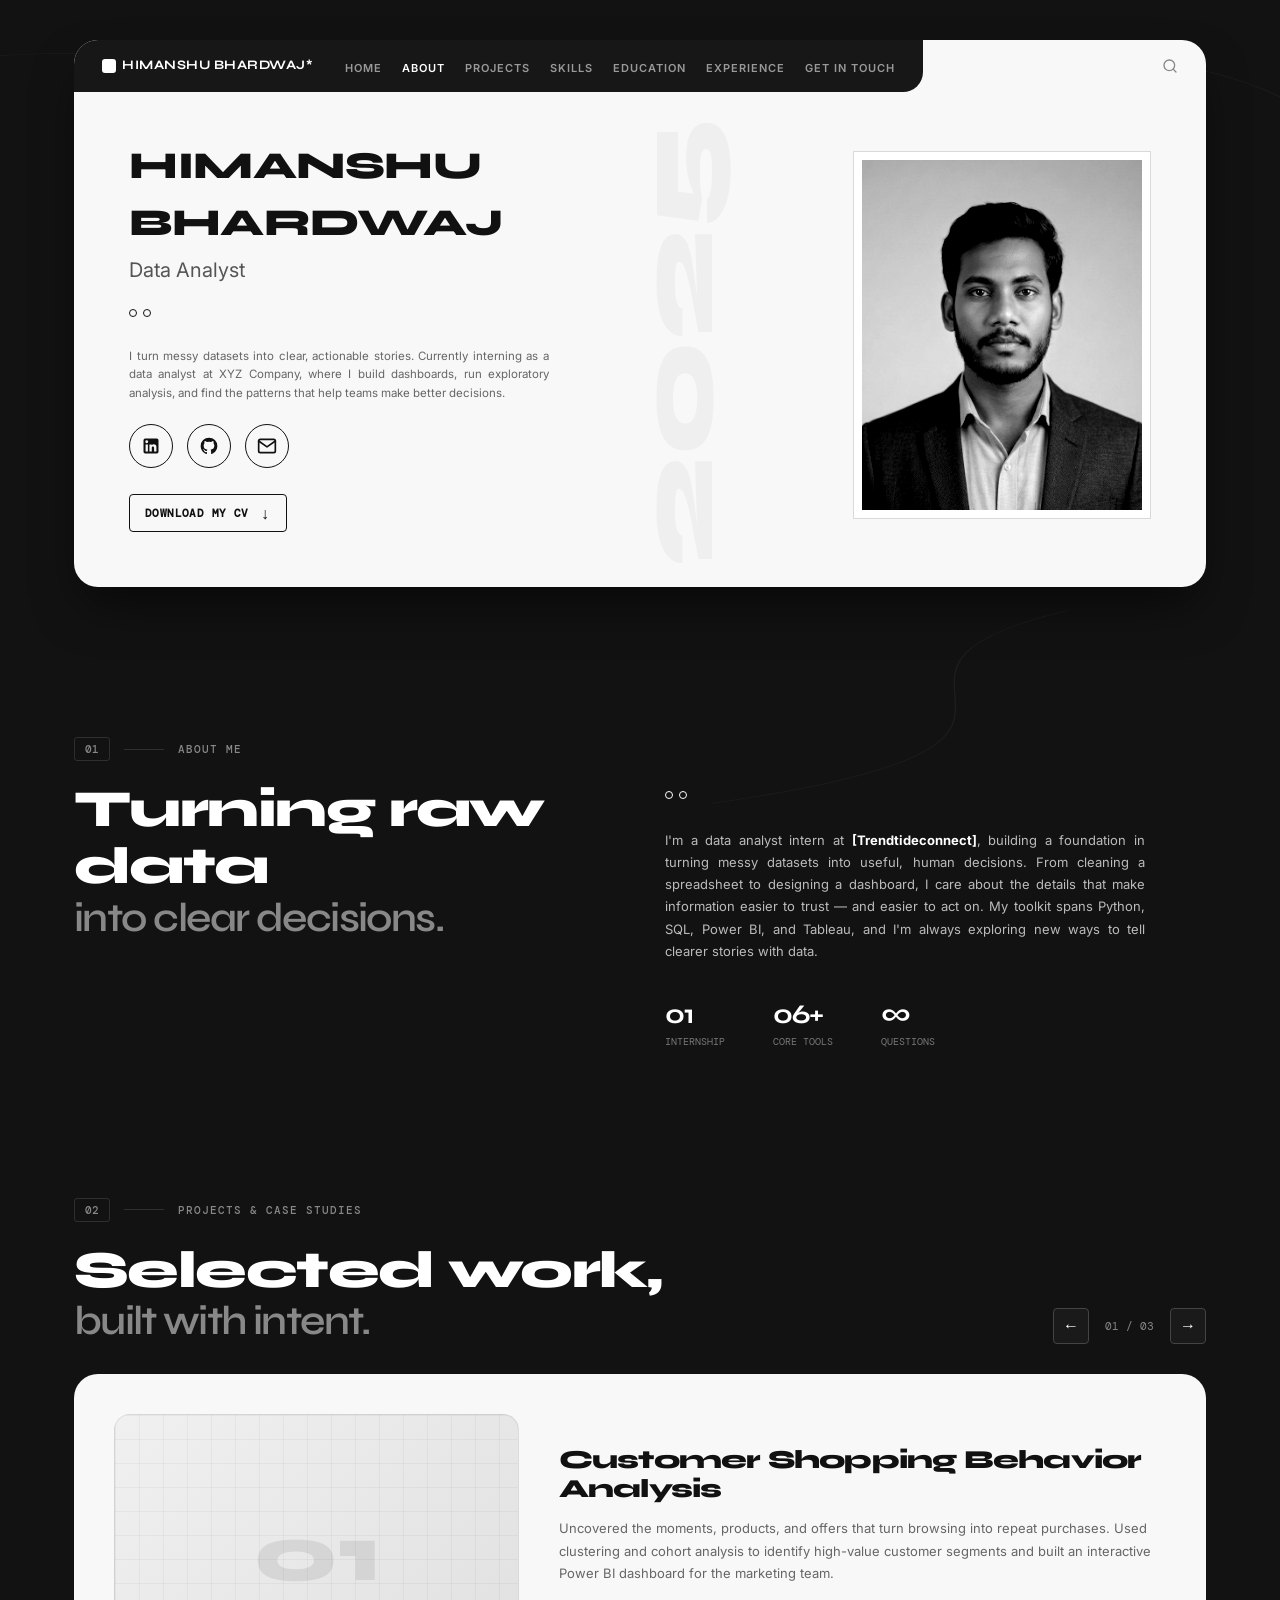
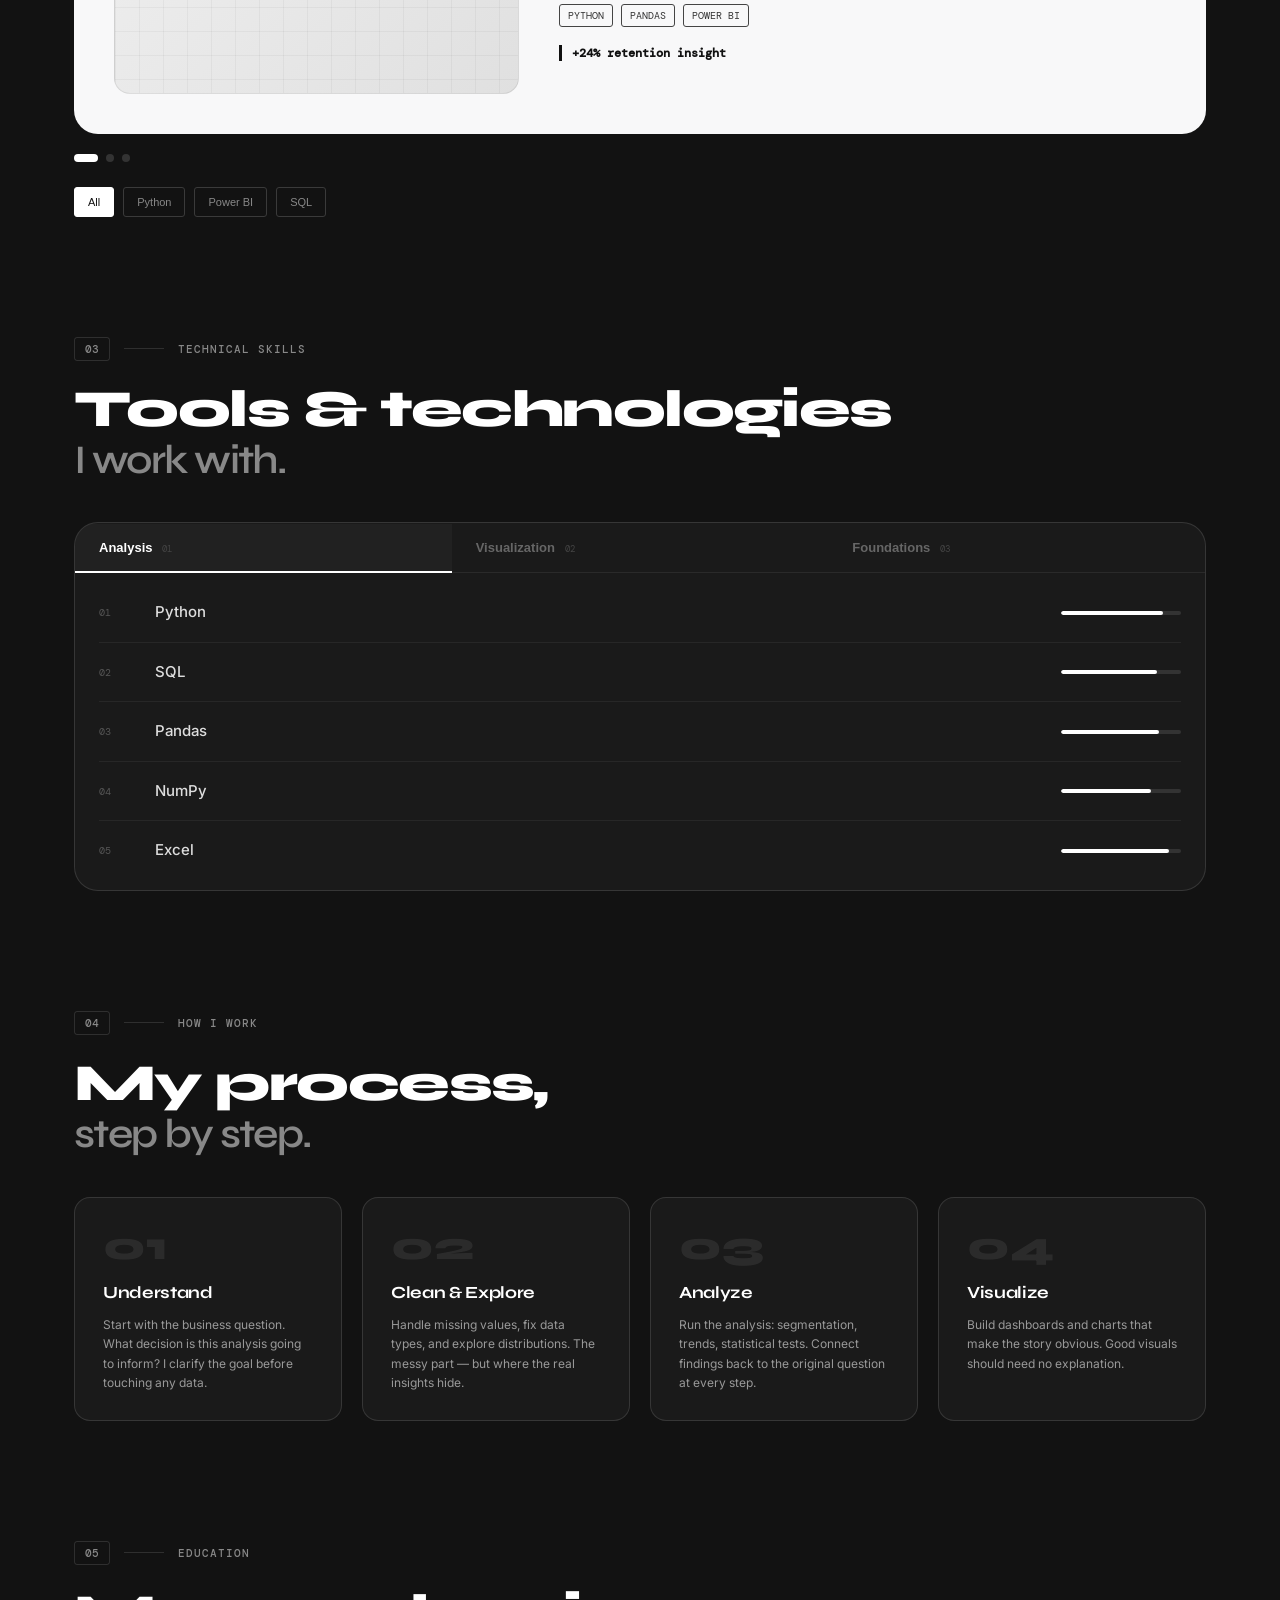
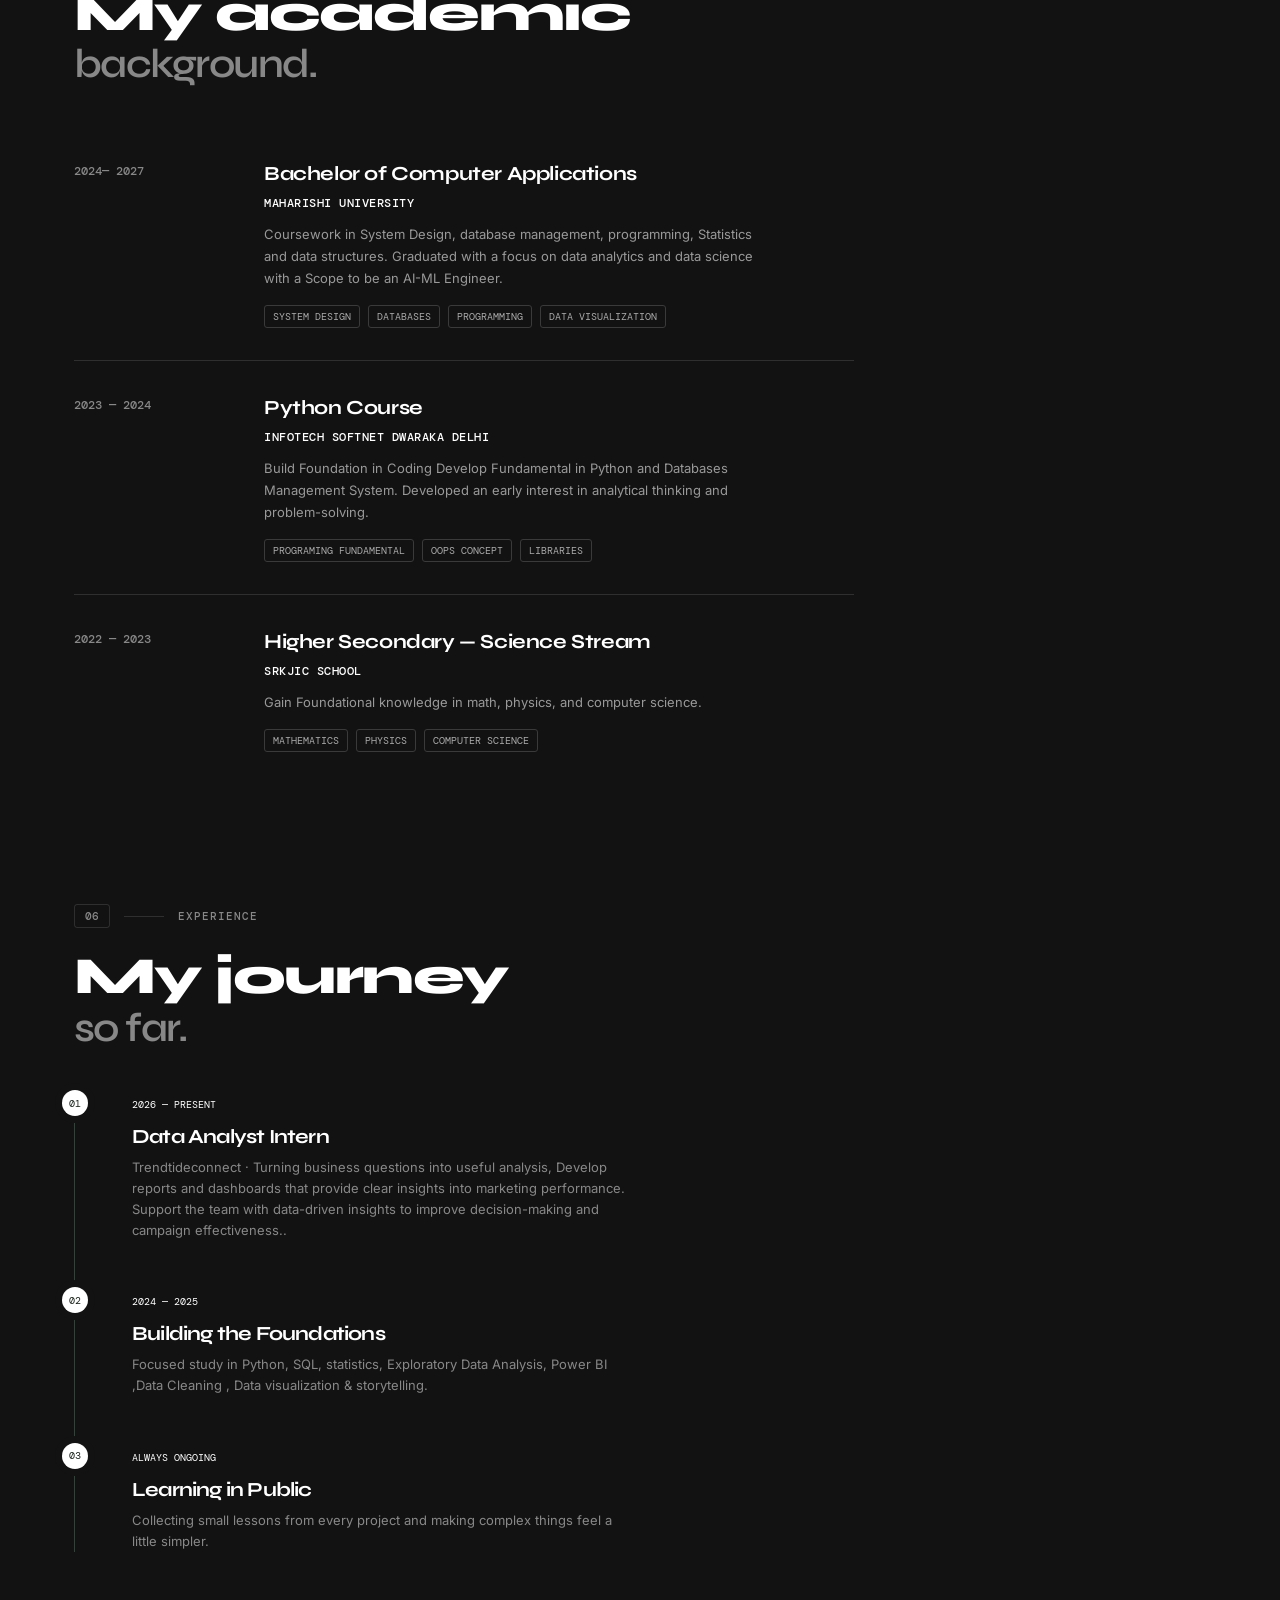
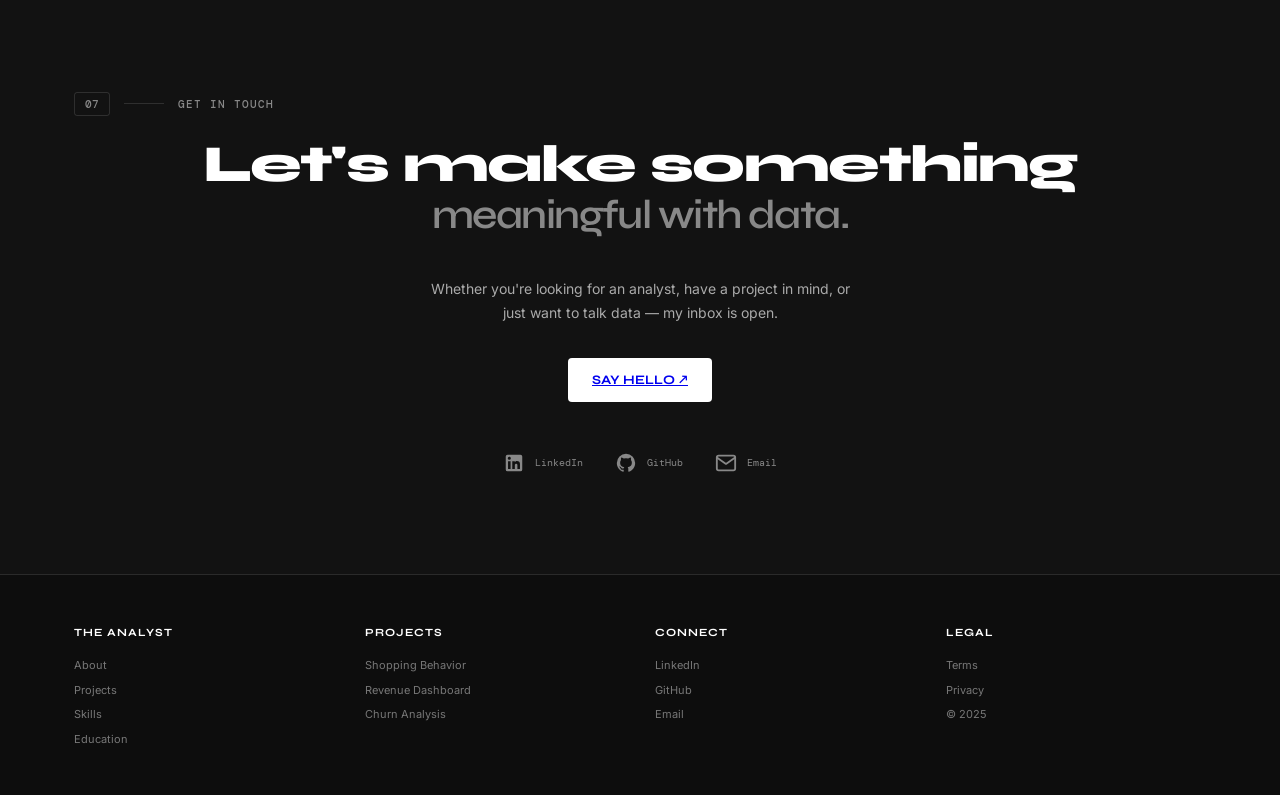
<file: index.html>
<!DOCTYPE html>
<html lang="en">
<head>
  <link rel="stylesheet" href="style.css">
  <meta charset="UTF-8" />
  <meta name="viewport" content="width=device-width, initial-scale=1.0" />
  <title>Himanshu — Data Analyst Portfolio</title>

  <link rel="preconnect" href="https://fonts.googleapis.com">
  <link rel="preconnect" href="https://fonts.gstatic.com" crossorigin>
  <link href="https://fonts.googleapis.com/css2?family=Inter:wght@300;400;500;600;700&family=Syne:wght@600;700;800&family=DM+Mono:wght@400;500&display=swap" rel="stylesheet">
  <link rel="stylesheet" href="style.css" />
  <meta property="og:image" content="https://bolt.new/static/og_default.png">
    <meta name="twitter:card" content="summary_large_image">
    <meta name="twitter:image" content="https://bolt.new/static/og_default.png">
</head>
<body>
  <div class="cursor-arrow" id="cursor">
    <svg viewBox="0 0 24 24" fill="none" stroke="currentColor" stroke-width="2.5" stroke-linecap="round" stroke-linejoin="round">
      <line x1="12" y1="5" x2="12" y2="19"></line>
      <polyline points="5 12 12 19 19 12"></polyline>
    </svg>
  </div>

  <svg class="wire-bg" xmlns="http://www.w3.org/2000/svg" viewBox="0 0 1440 2800" preserveAspectRatio="none">
    <path d="M-100,200 C300,50 600,450 1100,220 C1400,80 1500,400 1600,600" fill="none" stroke="rgba(255,255,255,0.06)" stroke-width="1.5" />
    <path d="M150,900 C50,1100 400,1200 300,1450 C200,1700 800,1650 1200,1800" fill="none" stroke="rgba(255,255,255,0.04)" stroke-width="1.5" />
    <path d="M1200,1900 C900,2100 1300,2300 800,2500" fill="none" stroke="rgba(255,255,255,0.05)" stroke-width="1.5" />
  </svg>

  <div class="container">

    <!-- HERO -->
    <section class="hero-wrapper" id="home">
      <div class="tabbed-card-container">
        <header class="tab-header">
          <a href="#home" class="nav-brand"><span></span>HIMANSHU BHARDWAJ*</a>
          <ul class="nav-links" id="navLinks">
            <li><a href="#home" class="active">Home</a></li>
            <li><a href="#about">About</a></li>
            <li><a href="#work">Projects</a></li>
            <li><a href="#skills">Skills</a></li>
            <li><a href="#education">Education</a></li>
            <li><a href="#journey">Experience</a></li>
            <li><a href="#contact">Get in Touch</a></li>
          </ul>
          <button class="menu-button" id="menuButton" aria-label="Toggle navigation">☰</button>
        </header>
        <div class="top-bar-right" title="Search">
          <svg viewBox="0 0 24 24" fill="none" stroke-width="2" stroke-linecap="round" stroke-linejoin="round">
            <circle cx="11" cy="11" r="8"></circle><line x1="21" y1="21" x2="16.65" y2="16.65"></line>
          </svg>
        </div>
        <div class="hero-content">
          <div class="watermark-year">2025</div>
          <div class="hero-text">
            <div class="hero-title-group">
              <h1>HIMANSHU BHARDWAJ</h1>
              <h2>Data Analyst</h2>
              <div class="double-circles"><span></span><span></span></div>
            </div>
            <p class="hero-description">I turn messy datasets into clear, actionable stories. Currently interning as a data analyst at XYZ Company, where I build dashboards, run exploratory analysis, and find the patterns that help teams make better decisions.</p>
            <div class="hero-social">
              <a href= "https://www.linkedin.com/in/hb0009" target="_blank" rel="noreferrer" title="LinkedIn" aria-label="LinkedIn">
                <svg viewBox="0 0 24 24" fill="currentColor"><path d="M19 3a2 2 0 0 1 2 2v14a2 2 0 0 1-2 2H5a2 2 0 0 1-2-2V5a2 2 0 0 1 2-2h14m-.5 15.5v-5.3a3.26 3.26 0 0 0-3.26-3.26c-.85 0-1.84.52-2.32 1.3v-1.11h-2.79v8.37h2.79v-4.37c0-.77.62-1.41 1.39-1.41a1.4 1.4 0 0 1 1.4 1.41v4.37h2.79M6.88 8.56a1.68 1.68 0 0 0 1.68-1.68c0-.93-.75-1.69-1.68-1.69a1.69 1.69 0 0 0-1.69 1.69c0 .93.76 1.68 1.69 1.68m1.39 9.94v-8.37H5.5v8.37h2.77z"/></svg>
              </a>
              <a href="https://github.com/himanshu0009-coder" target="_blank" rel="noreferrer" title="GitHub" aria-label="GitHub">
                <svg viewBox="0 0 24 24" fill="currentColor"><path d="M12 2A10 10 0 0 0 2 12c0 4.42 2.87 8.17 6.84 9.5.5.08.66-.23.66-.5v-1.69c-2.77.6-3.36-1.34-3.36-1.34-.46-1.16-1.11-1.47-1.11-1.47-.91-.62.07-.6.07-.6 1 .07 1.53 1.03 1.53 1.03.87 1.52 2.34 1.07 2.91.83.09-.65.35-1.09.63-1.34-2.22-.25-4.55-1.11-4.55-4.92 0-1.11.38-2 1.03-2.71-.1-.25-.45-1.29.1-2.64 0 0 .84-.27 2.75 1.02a9.58 9.58 0 0 1 5 0c1.91-1.29 2.75-1.02 2.75-1.02.55 1.35.2 2.39.1 2.64.65.71 1.03 1.6 1.03 2.71 0 3.82-2.34 4.66-4.57 4.91.36.31.69.92.69 1.85V21c0 .27.16.59.67.5C19.14 20.16 22 16.42 22 12A10 10 0 0 0 12 2z"/></svg>
              </a>
              <a href="https://mail.google.com/mail/u/0/vivekr8656@gmail.com" title="Email" aria-label="Email">
                <svg viewBox="0 0 24 24" fill="none" stroke="currentColor" stroke-width="2" stroke-linecap="round" stroke-linejoin="round"><path d="M4 4h16c1.1 0 2 .9 2 2v12c0 1.1-.9 2-2 2H4c-1.1 0-2-.9-2-2V6c0-1.1.9-2 2-2z"/><polyline points="22,6 12,13 2,6"/></svg>
              </a>
            </div>
            <a class="cv-download" href="Himanshu-Data-Analyst-CV.html" download>Download my CV <span>↓</span></a>
          </div>
          <div class="hero-visual">
            <div class="portrait-box">
              <img src="portfolioimage2.jpg" alt="Himanshu portrait" />
              
            </div>
            
          </div>
        </div>
      </div>
    </section>

    <!-- ABOUT -->
    <section class="about-section reveal" id="about">
      <div class="section-label"><span class="section-num">01</span> <span class="section-divider"></span> <span class="section-tag">About Me</span></div>
      <div class="about-grid">
        <h2 class="section-headline">Turning raw data<br /><span class="headline-accent">into clear decisions.</span></h2>
        <div class="about-details">
          <div class="double-circles"><span></span><span></span></div>
          <p class="about-text">I'm a data analyst intern at <strong><b>[Trendtideconnect]</b></strong>, building a foundation in turning messy datasets into useful, human decisions. From cleaning a spreadsheet to designing a dashboard, I care about the details that make information easier to trust — and easier to act on. My toolkit spans Python, SQL, Power BI, and Tableau, and I'm always exploring new ways to tell clearer stories with data.</p>
          <div class="about-stats">
            <div><b>01</b><span>INTERNSHIP</span></div>
            <div><b>06+</b><span>CORE TOOLS</span></div>
            <div><b>∞</b><span>QUESTIONS</span></div>
          </div>
        </div>
      </div>
    </section>

    <!-- PROJECTS -->
    <section class="work-section reveal" id="work">
      <div class="section-label"><span class="section-num">02</span> <span class="section-divider"></span> <span class="section-tag">Projects &amp; Case Studies</span></div>
      <div class="work-header">
        <h2 class="section-headline">Selected work,<br /><span class="headline-accent">built with intent.</span></h2>
        <div class="carousel-controls">
          <button id="prevProject" aria-label="Previous project">←</button>
          <span id="projectCounter">01 / 03</span>
          <button id="nextProject" aria-label="Next project">→</button>
        </div>
      </div>
      <div class="carousel-viewport">
        <div class="carousel-track" id="projectTrack"></div>
      </div>
      <div class="carousel-dots" id="carouselDots"></div>
      <div class="project-filter" id="projectFilter">
        <button class="filter-active" data-filter="All">All</button>
        <button data-filter="Python">Python</button>
        <button data-filter="Power BI">Power BI</button>
        <button data-filter="SQL">SQL</button>
      </div>
    </section>

    <!-- SKILLS -->
    <section class="skills-section reveal" id="skills">
      <div class="section-label"><span class="section-num">03</span> <span class="section-divider"></span> <span class="section-tag">Technical Skills</span></div>
      <h2 class="section-headline">Tools &amp; technologies<br /><span class="headline-accent">I work with.</span></h2>
      <div class="skills-panel">
        <div class="skills-tabs" id="skillsTabs">
          <button class="skill-tab-active" data-skill="Analysis">Analysis <small>01</small></button>
          <button data-skill="Visualization">Visualization <small>02</small></button>
          <button data-skill="Foundations">Foundations <small>03</small></button>
        </div>
        <div class="skill-list" id="skillList"></div>
      </div>
    </section>

    <!-- HOW I WORK (replaces testimonials) -->
    <section class="process-section reveal" id="process">
      <div class="section-label"><span class="section-num">04</span> <span class="section-divider"></span> <span class="section-tag">How I Work</span></div>
      <h2 class="section-headline">My process,<br /><span class="headline-accent">step by step.</span></h2>
      <div class="process-grid">
        <div class="process-card">
          <div class="process-num">01</div>
          <h3>Understand</h3>
          <p>Start with the business question. What decision is this analysis going to inform? I clarify the goal before touching any data.</p>
        </div>
        <div class="process-card">
          <div class="process-num">02</div>
          <h3>Clean &amp; Explore</h3>
          <p>Handle missing values, fix data types, and explore distributions. The messy part — but where the real insights hide.</p>
        </div>
        <div class="process-card">
          <div class="process-num">03</div>
          <h3>Analyze</h3>
          <p>Run the analysis: segmentation, trends, statistical tests. Connect findings back to the original question at every step.</p>
        </div>
        <div class="process-card">
          <div class="process-num">04</div>
          <h3>Visualize</h3>
          <p>Build dashboards and charts that make the story obvious. Good visuals should need no explanation.</p>
        </div>
      </div>
    </section>

    <!-- EDUCATION (replaces certifications) -->
    <section class="education-section reveal" id="education">
      <div class="section-label"><span class="section-num">05</span> <span class="section-divider"></span> <span class="section-tag">Education</span></div>
      <h2 class="section-headline">My academic<br /><span class="headline-accent">background.</span></h2>
      <div class="education-list">
        <article class="education-item">
          <div class="education-year">2024— 2027</div>
          <div class="education-content">
            <h3>Bachelor of Computer Applications</h3>
            <span class="education-school">Maharishi University</span>
            <p>Coursework in System Design, database management, programming, Statistics and data structures. Graduated with a focus on data analytics and data science with a Scope to be an AI-ML Engineer.</p>
            <div class="education-tags"><span>System Design</span><span>Databases</span><span>Programming</span><span>Data Visualization</span></div>
          </div>
        </article>
        <article class="education-item">
          <div class="education-year">2023 — 2024</div>
          <div class="education-content">
            <h3>Python Course</h3>
            <span class="education-school">Infotech Softnet Dwaraka Delhi</span>
            <p> Build Foundation in Coding Develop Fundamental in Python and Databases Management System. Developed an early interest in analytical thinking and problem-solving.</p>
            <div class="education-tags"><span>Programing Fundamental</span><span>OOPS Concept</span><span>Libraries</span></div>
          </div>
        </article>
        <article class="education-item">
          <div class="education-year">2022 — 2023</div>
          <div class="education-content">
            <h3>Higher Secondary — Science Stream</h3>
            <span class="education-school">SRKJIC School</span>
            <p>Gain Foundational knowledge in math, physics, and computer science.</p>
            <div class="education-tags"><span>Mathematics</span><span>Physics</span><span>Computer Science</span></div>
          </div>
        </article>

      </div>
    </section>

    <!-- EXPERIENCE -->
    <section class="journey-section reveal" id="journey">
      <div class="section-label"><span class="section-num">06</span> <span class="section-divider"></span> <span class="section-tag">Experience</span></div>
      <h2 class="section-headline">My journey<br /><span class="headline-accent">so far.</span></h2>
      <div class="journey-list">
        <article class="journey-item"><span class="journey-number">01</span><div><span class="journey-date">2026 — PRESENT</span><h3>Data Analyst Intern</h3><p>Trendtideconnect · Turning business questions into useful analysis, Develop reports and dashboards that provide clear insights into marketing performance.
            Support the team with data-driven insights to improve decision-making and campaign effectiveness..</p></div></article>
        <article class="journey-item"><span class="journey-number">02</span><div><span class="journey-date">2024 — 2025</span><h3>Building the Foundations</h3><p>Focused study in Python, SQL, statistics, Exploratory Data Analysis, Power BI ,Data Cleaning , Data visualization & storytelling.</p></div></article>
        <article class="journey-item"><span class="journey-number">03</span><div><span class="journey-date">ALWAYS ONGOING</span><h3>Learning in Public</h3><p>Collecting small lessons from every project and making complex things feel a little simpler.</p></div></article>
      </div>
    </section>

    <!-- CONTACT -->
    <section class="contact-section reveal" id="contact">
      <div class="section-label"><span class="section-num">07</span> <span class="section-divider"></span> <span class="section-tag">Get in Touch</span></div>
      <h2 class="section-headline">Let's make something<br /><span class="headline-accent">meaningful with data.</span></h2>
      <p class="contact-copy">Whether you're looking for an analyst, have a project in mind, or just want to talk data — my inbox is open.</p>
      <button class="contact-button" id="openContactForm">
        <a  href="https://forms.gle/4HmNzAg9WyXdvU516">Say hello ↗</a></button>
      <div class="social-links">
        <a href="https://www.linkedin.com/in/hb0009" target="_blank" rel="noreferrer" title="LinkedIn">
          <svg viewBox="0 0 24 24" fill="currentColor"><path d="M19 3a2 2 0 0 1 2 2v14a2 2 0 0 1-2 2H5a2 2 0 0 1-2-2V5a2 2 0 0 1 2-2h14m-.5 15.5v-5.3a3.26 3.26 0 0 0-3.26-3.26c-.85 0-1.84.52-2.32 1.3v-1.11h-2.79v8.37h2.79v-4.37c0-.77.62-1.41 1.39-1.41a1.4 1.4 0 0 1 1.4 1.41v4.37h2.79M6.88 8.56a1.68 1.68 0 0 0 1.68-1.68c0-.93-.75-1.69-1.68-1.69a1.69 1.69 0 0 0-1.69 1.69c0 .93.76 1.68 1.69 1.68m1.39 9.94v-8.37H5.5v8.37h2.77z"/></svg>
          <span>LinkedIn</span>
        </a>
        <a href="https://github.com/himanshu0009-coder" target="_blank" rel="noreferrer" title="GitHub">
          <svg viewBox="0 0 24 24" fill="currentColor"><path d="M12 2A10 10 0 0 0 2 12c0 4.42 2.87 8.17 6.84 9.5.5.08.66-.23.66-.5v-1.69c-2.77.6-3.36-1.34-3.36-1.34-.46-1.16-1.11-1.47-1.11-1.47-.91-.62.07-.6.07-.6 1 .07 1.53 1.03 1.53 1.03.87 1.52 2.34 1.07 2.91.83.09-.65.35-1.09.63-1.34-2.22-.25-4.55-1.11-4.55-4.92 0-1.11.38-2 1.03-2.71-.1-.25-.45-1.29.1-2.64 0 0 .84-.27 2.75 1.02a9.58 9.58 0 0 1 5 0c1.91-1.29 2.75-1.02 2.75-1.02.55 1.35.2 2.39.1 2.64.65.71 1.03 1.6 1.03 2.71 0 3.82-2.34 4.66-4.57 4.91.36.31.69.92.69 1.85V21c0 .27.16.59.67.5C19.14 20.16 22 16.42 22 12A10 10 0 0 0 12 2z"/></svg>
          <span>GitHub</span>
        </a>
        <a href="https://mail.google.com/mail/vivekr8656@gmail.com" title="Email">
          <svg viewBox="0 0 24 24" fill="none" stroke="currentColor" stroke-width="2" stroke-linecap="round" stroke-linejoin="round"><path d="M4 4h16c1.1 0 2 .9 2 2v12c0 1.1-.9 2-2 2H4c-1.1 0-2-.9-2-2V6c0-1.1.9-2 2-2z"/><polyline points="22,6 12,13 2,6"/></svg>
          <span>Email</span>
        </a>
      </div>
    </section>

  </div>

  <!-- CONTACT FORM MODAL -->
  <div class="contact-modal-overlay" id="contactModal">
    <div class="contact-modal">
      <button class="modal-close" id="closeContactForm" aria-label="Close">&times;</button>
      <div class="modal-header">
        <div class="section-label"><span class="section-num">07</span> <span class="section-divider"></span> <span class="section-tag">Contact Me</span></div>
        <h2 class="section-headline">Let's talk<br /><span class="headline-accent">about your data.</span></h2>
      </div>
      <form class="contact-form" id="contactForm">
        <div class="form-row">
          <div class="form-group">
            <label for="name">Your Name</label>
            <input type="text" id="name" name="name" placeholder="John Doe" required />
          </div>
          <div class="form-group">
            <label for="email">Your Email</label>
            <input type="email" id="email" name="email" placeholder="john@example.com" required />
          </div>
        </div>
        <div class="form-group">
          <label for="subject">Subject</label>
          <input type="text" id="subject" name="subject" placeholder="Project inquiry, collaboration, or just saying hi" required />
        </div>
        <div class="form-group">
          <label for="message">Message</label>
          <textarea id="message" name="message" rows="5" placeholder="Tell me about what you're working on..." required></textarea>
        </div>
        <button type="submit" class="form-submit">Send message ↗</button>
        <p class="form-success" id="formSuccess">Thanks! Your message has been noted. I'll get back to you soon.</p>
      </form>
      <div class="modal-social">
        <a href="https://www.linkedin.com/in/hb0009" target="_blank" rel="noreferrer" title="LinkedIn">
          <svg viewBox="0 0 24 24" fill="currentColor"><path d="M19 3a2 2 0 0 1 2 2v14a2 2 0 0 1-2 2H5a2 2 0 0 1-2-2V5a2 2 0 0 1 2-2h14m-.5 15.5v-5.3a3.26 3.26 0 0 0-3.26-3.26c-.85 0-1.84.52-2.32 1.3v-1.11h-2.79v8.37h2.79v-4.37c0-.77.62-1.41 1.39-1.41a1.4 1.4 0 0 1 1.4 1.41v4.37h2.79M6.88 8.56a1.68 1.68 0 0 0 1.68-1.68c0-.93-.75-1.69-1.68-1.69a1.69 1.69 0 0 0-1.69 1.69c0 .93.76 1.68 1.69 1.68m1.39 9.94v-8.37H5.5v8.37h2.77z"/></svg>
        </a>
        <a href="https://github.com/himanshu0009-coder" target="_blank" rel="noreferrer" title="GitHub">
          <svg viewBox="0 0 24 24" fill="currentColor"><path d="M12 2A10 10 0 0 0 2 12c0 4.42 2.87 8.17 6.84 9.5.5.08.66-.23.66-.5v-1.69c-2.77.6-3.36-1.34-3.36-1.34-.46-1.16-1.11-1.47-1.11-1.47-.91-.62.07-.6.07-.6 1 .07 1.53 1.03 1.53 1.03.87 1.52 2.34 1.07 2.91.83.09-.65.35-1.09.63-1.34-2.22-.25-4.55-1.11-4.55-4.92 0-1.11.38-2 1.03-2.71-.1-.25-.45-1.29.1-2.64 0 0 .84-.27 2.75 1.02a9.58 9.58 0 0 1 5 0c1.91-1.29 2.75-1.02 2.75-1.02.55 1.35.2 2.39.1 2.64.65.71 1.03 1.6 1.03 2.71 0 3.82-2.34 4.66-4.57 4.91.36.31.69.92.69 1.85V21c0 .27.16.59.67.5C19.14 20.16 22 16.42 22 12A10 10 0 0 0 12 2z"/></svg>
        </a>
        <a href="https://mail.google.com/mail/vivekr8656@gmail" target="_blank" rel="noreferrer" title="Email">
          <svg viewBox="0 0 24 24" fill="none" stroke="currentColor" stroke-width="2" stroke-linecap="round" stroke-linejoin="round"><path d="M4 4h16c1.1 0 2 .9 2 2v12c0 1.1-.9 2-2 2H4c-1.1 0-2-.9-2-2V6c0-1.1.9-2 2-2z"/><polyline points="22,6 12,13 2,6"/></svg>
        </a>
      </div>
    </div>
  </div>

  <footer id="footer">
    <div class="container">
      <div class="footer-grid">
        <div class="footer-col"><h4>THE ANALYST</h4><ul><li><a href="#about"gi>About</a></li><li><a href="#work">Projects</a></li><li><a href="#skills">Skills</a></li><li><a href="#education">Education</a></li></ul></div>
        <div class="footer-col"><h4>PROJECTS</h4><ul><li><a href="#work">Shopping Behavior</a></li><li><a href="#work">Revenue Dashboard</a></li><li><a href="#work">Churn Analysis</a></li></ul></div>
        <div class="footer-col"><h4>CONNECT</h4><ul><li><a href="https://www.linkedin.com/in/hb0009" target="_blank" rel="noreferrer">LinkedIn</a></li><li><a href="https://github.com/himanshu0009-coder" target="_blank" rel="noreferrer">GitHub</a></li><li><a href="https://mail.google.com/mail/vivekr8656@gmail.com" target="_blank" rel="noreferrer">Email</a></li></ul></div>
        <div class="footer-col"><h4>LEGAL</h4><ul><li><a href="#">Terms</a></li><li><a href="#">Privacy</a></li><li><a href="#">© 2025</a></li></ul></div>
      </div>
    </div>
  </footer>

  <script type="module" src="script.js"></script>
</body>
</html>
</file>
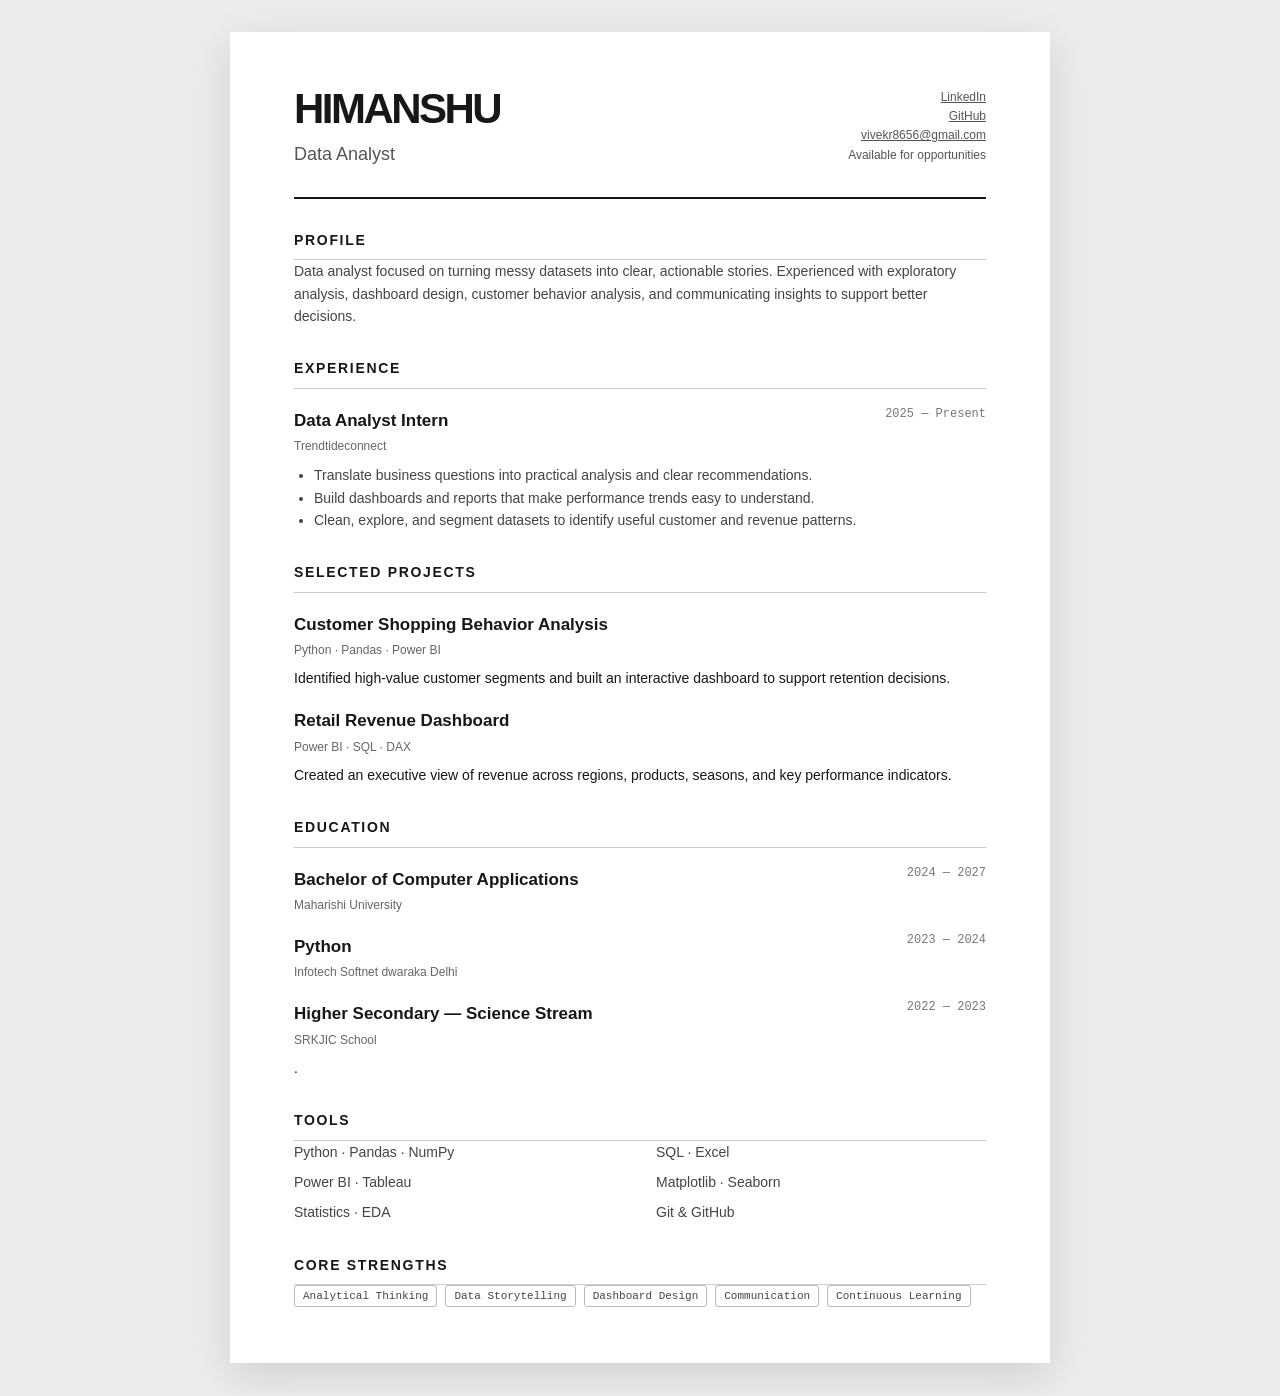
<file: Himanshu-Data-Analyst-CV.html>
<!DOCTYPE html>
<html lang="en">
<head>
  <meta charset="UTF-8" />
  <meta name="viewport" content="width=device-width, initial-scale=1.0" />
  <title>Himanshu— Data Analyst CV</title>
  <style>
    :root { color-scheme: light; }
    * { box-sizing: border-box; }
    body { margin: 0; background: #ececea; color: #171717; font: 14px/1.6 Arial, sans-serif; }
    .page { max-width: 820px; margin: 32px auto; padding: 56px 64px; background: #fff; box-shadow: 0 12px 40px rgba(0,0,0,.12); }
    header { display: flex; justify-content: space-between; gap: 32px; padding-bottom: 28px; border-bottom: 2px solid #171717; }
    h1, h2, h3 { margin: 0; }
    h1 { font: 800 42px/1 'Arial Black', Arial, sans-serif; letter-spacing: -.06em; }
    .role { margin-top: 10px; color: #555; font-size: 18px; }
    .contact { text-align: right; color: #555; font-size: 12px; }
    .contact a { color: inherit; }
    section { margin-top: 30px; }
    h2 { padding-bottom: 8px; border-bottom: 1px solid #ccc; font-size: 14px; letter-spacing: .12em; text-transform: uppercase; }
    .summary { color: #444; }
    .entry { margin-top: 18px; }
    .entry-top { display: flex; justify-content: space-between; gap: 20px; }
    h3 { font-size: 17px; }
    .date { color: #777; font: 12px monospace; white-space: nowrap; }
    .muted { margin: 3px 0 7px; color: #666; font-size: 12px; }
    p { margin: 0; }
    ul { margin: 8px 0 0; padding-left: 20px; color: #444; }
    .skills { display: grid; grid-template-columns: 1fr 1fr; gap: 8px 32px; color: #444; }
    .tags { display: flex; flex-wrap: wrap; gap: 8px; }
    .tag { padding: 4px 8px; border: 1px solid #bbb; border-radius: 3px; color: #444; font: 11px monospace; }
    @media print { body { background: #fff; } .page { margin: 0; box-shadow: none; } }
    @media (max-width: 600px) { .page { margin: 0; padding: 32px 24px; } header, .entry-top { display: block; } .contact { margin-top: 18px; text-align: left; } .date { display: block; margin-top: 4px; } .skills { grid-template-columns: 1fr; } }
  </style>
</head>
<body>
  <main class="page">
    <header>
      <div>
        <h1>HIMANSHU</h1>

        <div class="role">Data Analyst</div>
      </div>
      <div class="contact">
         <div><a href="https://www.linkedin.com/in/hb0009" target="_blank" rel="noreferrer">LinkedIn</a></div>
        <div><a href="https://github.com/hb0009" target="_blank" rel="noreferrer">GitHub</a></div>
        <div><a href="https://mail.google.com/mail/vivekr8656@gmail.com">vivekr8656@gmail.com</a></div>
        <div>Available for opportunities</div>
      </div>
    </header>
    <section>
      <h2>Profile</h2>
      <p class="summary">Data analyst focused on turning messy datasets into clear, actionable stories. Experienced with exploratory analysis, dashboard design, customer behavior analysis, and communicating insights to support better decisions.</p>
    </section>

    <section>
      <h2>Experience</h2>
      <div class="entry">
        <div class="entry-top"><h3>Data Analyst Intern</h3><span class="date">2025 — Present</span></div>
        <div class="muted">Trendtideconnect</div>
        <ul><li>Translate business questions into practical analysis and clear recommendations.</li><li>Build dashboards and reports that make performance trends easy to understand.</li><li>Clean, explore, and segment datasets to identify useful customer and revenue patterns.</li></ul>
      </div>
    </section>

    <section>
      <h2>Selected Projects</h2>
      <div class="entry"><h3>Customer Shopping Behavior Analysis</h3><p class="muted">Python · Pandas · Power BI</p><p>Identified high-value customer segments and built an interactive dashboard to support retention decisions.</p></div>
      <div class="entry"><h3>Retail Revenue Dashboard</h3><p class="muted">Power BI · SQL · DAX</p><p>Created an executive view of revenue across regions, products, seasons, and key performance indicators.</p></div>
    <!--<div class="entry"><h3>Customer Churn Exploration</h3><p class="muted">Python · Seaborn · Scikit-learn</p><p>Explored churn drivers and grouped customers into risk segments using visual and statistical analysis.</p></div>
    -->
  </section>

    <section>
      <h2>Education</h2>
      <div class="entry"><div class="entry-top"><h3>Bachelor of Computer Applications</h3><span class="date">2024 — 2027</span></div><div class="muted">Maharishi University</div><p></p></div>
      <div class="entry"><div class="entry-top"><h3>Python </h3><span class="date">2023 — 2024</span></div><div class="muted">Infotech Softnet dwaraka Delhi</div><p></p></div>
    </section>
      <div class="entry"><div class="entry-top"><h3>Higher Secondary — Science Stream</h3><span class="date">2022 — 2023</span></div><div class="muted">SRKJIC School</div><p>.</p></div>
    </section>

    <section>
      <h2>Tools</h2>
      <div class="skills"><span>Python · Pandas · NumPy</span><span>SQL · Excel</span><span>Power BI · Tableau</span><span>Matplotlib · Seaborn</span><span>Statistics · EDA</span><span>Git &amp; GitHub</span></div>
    </section>

    <section>
      <h2>Core Strengths</h2>
      <div class="tags"><span class="tag">Analytical Thinking</span><span class="tag">Data Storytelling</span><span class="tag">Dashboard Design</span><span class="tag">Communication</span><span class="tag">Continuous Learning</span></div>
    </section>
  </main>
</body>
</html>
</file>
<file: style.css>
/* =========================================
   GLOBAL RESET & THEME VARIABLES
========================================= */
:root {
  --bg-dark: #121212;
  --bg-card: #f8f8f9;
  --bg-card-alt: #1a1a1a;
  --text-main: #111111;
  --text-light: #ffffff;
  --text-muted: #888888;
  --text-dim: #555555;
  --border-dark: rgba(255, 255, 255, 0.12);
  --border-light: rgba(0, 0, 0, 0.08);
  --font-display: 'Syne', sans-serif;
  --font-body: 'Inter', sans-serif;
  --font-mono: 'DM Mono', monospace;
  --radius-lg: 24px;
  --radius-sm: 8px;
}

* { margin: 0; padding: 0; box-sizing: border-box; }
html { scroll-behavior: smooth; }
body {
  background-color: var(--bg-dark);
  color: var(--text-light);
  font-family: var(--font-body);
  overflow-x: hidden;
  line-height: 1.5;
  -webkit-font-smoothing: antialiased;
  cursor: none;
}
@media (hover: none) { body { cursor: auto; } }

/* Custom Cursor Arrow */
.cursor-arrow {
  position: fixed; top: 0; left: 0;
  width: 28px; height: 28px;
  pointer-events: none; z-index: 9999;
  transform: translate(-50%, -50%);
  transition: transform 0.08s ease-out, opacity 0.2s;
  opacity: 0; color: var(--text-light);
  mix-blend-mode: difference;
}
.cursor-arrow svg { width: 100%; height: 100%; }
.cursor-arrow.is-visible { opacity: 1; }
@media (hover: none) { .cursor-arrow { display: none; } }

/* Ambient Background */
.wire-bg { position: absolute; top: 0; left: 0; width: 100%; height: 100%; pointer-events: none; z-index: 0; overflow: hidden; }
.container { max-width: 1180px; margin: 0 auto; padding: 0 24px; position: relative; z-index: 1; }

/* =========================================
   HERO & TABBED CARD
========================================= */
.hero-wrapper { padding: 40px 0 60px 0; }
.tabbed-card-container {
  background: var(--bg-card);
  border-radius: var(--radius-lg);
  overflow: hidden; color: var(--text-main);
  box-shadow: 0 25px 50px -12px rgba(0, 0, 0, 0.6);
  position: relative;
}
.tab-header {
  background-color: #171717;
  display: flex; align-items: center; justify-content: space-between;
  padding: 14px 28px;
  border-bottom-right-radius: 20px;
  width: fit-content; position: relative; z-index: 5;
}
.nav-brand {
  font-family: var(--font-display); font-weight: 700;
  font-size: 13px; letter-spacing: 0.5px; color: #fff;
  margin-right: 32px; text-decoration: none;
  display: flex; align-items: center; gap: 6px;
}
.nav-brand span { display: inline-block; width: 14px; height: 14px; background: #fff; border-radius: 3px; }
.nav-links { display: flex; gap: 20px; list-style: none; }
.nav-links a {
  color: #999; text-decoration: none; font-size: 11px;
  text-transform: uppercase; font-weight: 600; letter-spacing: 1px;
  transition: color 0.3s ease;
}
.nav-links a:hover, .nav-links a.active { color: #ffffff; }
.menu-button { display: none; background: none; border: 0; color: #fff; font-size: 20px; cursor: pointer; }
.top-bar-right { position: absolute; top: 18px; right: 28px; display: flex; align-items: center; color: #888; cursor: pointer; }
.top-bar-right svg { width: 16px; height: 16px; stroke: currentColor; }

.hero-content { padding: 45px 55px 55px 55px; display: grid; grid-template-columns: 1.15fr 0.85fr; gap: 40px; position: relative; }
.hero-text { display: flex; flex-direction: column; justify-content: space-between; position: relative; z-index: 2; }
.hero-title-group h1 { font-family: var(--font-display); font-size: 38px; font-weight: 800; letter-spacing: -0.5px; text-transform: uppercase; color: #111; margin-bottom: 4px; }
.hero-title-group h2 { font-family: var(--font-body); font-size: 20px; font-weight: 400; color: #555; margin-bottom: 24px; }
.double-circles { display: flex; gap: 6px; margin-bottom: 30px; }
.double-circles span { width: 8px; height: 8px; border: 1.5px solid #111; border-radius: 50%; display: inline-block; }
.hero-description { font-size: 11.5px; line-height: 1.6; color: #666; max-width: 420px; text-align: justify; }
.hero-social { display: flex; gap: 14px; margin-top: 22px; }
.hero-social a {
  width: 44px; height: 44px; display: grid; place-items: center;
  border: 1px solid #111; border-radius: 50%;
  color: #111; text-decoration: none;
  transition: all 0.25s ease;
}
.hero-social a svg { width: 20px; height: 20px; }
.hero-social a:hover { background: #111; color: #fff; transform: translateY(-3px); }
.cv-download {
  display: inline-flex;
  align-items: center;
  gap: 12px;
  width: fit-content;
  margin-top: 26px;
  padding: 11px 15px;
  border: 1px solid #111;
  border-radius: 4px;
  color: #111;
  font: 700 11px var(--font-mono);
  text-decoration: none;
  text-transform: uppercase;
  letter-spacing: 0.4px;
  transition: background 0.2s ease, color 0.2s ease, transform 0.2s ease;
}
.cv-download span { font-size: 16px; line-height: 0.7; }
.cv-download:hover { background: #111; color: #fff; transform: translateY(-3px); }
.watermark-year {
  position: absolute; right: 42%; bottom: 20px;
  font-family: var(--font-display); font-size: 110px; font-weight: 800;
  color: rgba(0, 0, 0, 0.035); writing-mode: vertical-rl;
  transform: rotate(180deg); user-select: none; pointer-events: none; line-height: 1;
}
.hero-visual { position: relative; display: flex; justify-content: flex-end; align-items: center; }
.portrait-box { position: relative; border: 1px solid rgba(0, 0, 0, 0.15); padding: 8px; background: #fff; }
.portrait-box img { display: block; width: 280px; height: 350px; object-fit: cover; filter: grayscale(200%) contrast(155%); background: #eaeaea; }
/*.date-tag { position: absolute; bottom: 18px; right: 18px; background: #fff; border: 1px solid #111; padding: 3px 8px; font-size: 9px; font-weight: 700; text-transform: uppercase; letter-spacing: 0.5px; } 
.vertical-side-label { position: absolute; right: -30px; top: 50%; transform: translateY(-50%) rotate(90deg); font-size: 8.5px; letter-spacing: 1.5px; text-transform: uppercase; color: #999; }*/

/* =========================================
   SECTION LABEL (number + tag)
========================================= */
.section-label {
  display: flex; align-items: center; gap: 14px;
  margin-bottom: 20px;
}
.section-num {
  font: 500 11px var(--font-mono);
  color: var(--text-muted);
  border: 1px solid var(--border-dark);
  padding: 4px 10px; border-radius: 3px;
}
.section-divider { flex: 0 0 40px; height: 1px; background: var(--border-dark); }
.section-tag { font: 500 11px var(--font-mono); color: var(--text-muted); text-transform: uppercase; letter-spacing: 1px; }


/* =========================================
   SECTION HEADLINE
========================================= */
.section-headline {
  font-family: var(--font-display);
  font-size: clamp(36px, 4.5vw, 52px);
  font-weight: 800;
  text-transform: none;
  line-height: 1.1;
  letter-spacing: -0.03em;
  margin-bottom: 40px;
  color: var(--text-light);
}
.section-headline .headline-accent {
  display: block;
  color: var(--text-muted);
  font-weight: 600;
  font-size: 0.78em;
}

/* =========================================
   ABOUT SECTION
========================================= */
.about-section { padding: 90px 0; position: relative; }
.about-grid { display: grid; grid-template-columns: 1fr 1fr; gap: 50px; align-items: start; }
.about-details { padding-top: 10px; }
.about-details .double-circles span { border-color: #fff; }
.about-text { font-size: 13px; line-height: 1.7; color: #bbb; text-align: justify; max-width: 480px; }
.about-text strong { color: #fff; font-weight: 600; }
.about-stats { display: flex; gap: 48px; margin-top: 36px; }
.about-stats div { display: grid; gap: 5px; }
.about-stats b { color: #fff; font: 700 27px var(--font-display); letter-spacing: -0.05em; }
.about-stats span { color: #777; font: 10px var(--font-mono); text-transform: uppercase; }

/* =========================================
   WORK / CAROUSEL
========================================= */
.work-section { padding: 60px 0; }
.work-header { display: flex; justify-content: space-between; align-items: end; margin-bottom: 30px; }
.work-header .section-headline { margin-bottom: 0; }
.carousel-controls { display: flex; align-items: center; gap: 16px; color: #888; font: 11px var(--font-mono); }
.carousel-controls button {
  width: 36px; height: 36px; border: 1px solid #444; background: #1a1a1a;
  color: #fff; border-radius: 4px; font-size: 16px; cursor: pointer; transition: all 0.2s;
}
.carousel-controls button:hover { background: #fff; color: #111; }
.carousel-viewport { overflow: hidden; }
.carousel-track { display: flex; transition: transform 0.5s cubic-bezier(0.4, 0, 0.2, 1); }
.project-slide {
  min-width: 100%; background: var(--bg-card); color: var(--text-main);
  border-radius: var(--radius-lg); padding: 40px;
  display: grid; grid-template-columns: 0.8fr 1.2fr; gap: 40px; align-items: center;
}
.project-slide-visual {
  height: 280px; border-radius: 16px; display: grid; place-items: center;
  font: 800 80px var(--font-display); color: rgba(0,0,0,0.08);
  background: linear-gradient(135deg, #f0f0f0, #e0e0e0);
  border: 1px solid rgba(0,0,0,0.08); position: relative; overflow: hidden;
}
.project-slide-visual::before {
  content: ''; position: absolute; inset: 0;
  background-image: linear-gradient(rgba(0,0,0,0.04) 1px, transparent 1px), linear-gradient(90deg, rgba(0,0,0,0.04) 1px, transparent 1px);
  background-size: 24px 24px;
}
.project-slide-visual span { position: relative; z-index: 1; }
.project-slide-content h3 { font-family: var(--font-display); font-size: 26px; font-weight: 800; text-transform: none; line-height: 1.1; margin-bottom: 14px; letter-spacing: -0.03em; }
.project-slide-content p { font-size: 13px; line-height: 1.7; color: #666; margin-bottom: 20px; }
.project-slide-tags { display: flex; gap: 8px; flex-wrap: wrap; margin-bottom: 18px; }
.project-slide-tags span { font: 10px var(--font-mono); border: 1px solid #444; padding: 4px 8px; border-radius: 3px; color: #333; text-transform: uppercase; }
.project-slide-stat { font: 600 12px var(--font-mono); color: #111; border-left: 3px solid #111; padding-left: 10px; }
.carousel-dots { display: flex; gap: 8px; margin-top: 20px; }
.carousel-dots button { width: 8px; height: 8px; border-radius: 50%; border: 0; background: #333; cursor: pointer; transition: all 0.2s; padding: 0; }
.carousel-dots button.is-active { background: #fff; width: 24px; border-radius: 4px; }
.project-filter { display: flex; gap: 9px; margin-top: 25px; }
.project-filter button { border: 1px solid #3a3a3a; background: transparent; color: #888; padding: 8px 13px; border-radius: 3px; font-size: 11px; cursor: pointer; transition: all 0.2s; }
.project-filter button:hover, .project-filter .filter-active { color: #111; background: #fff; border-color: #fff; }

/* =========================================
   SKILLS TABS
========================================= */
.skills-section { padding: 60px 0; }
.skills-panel { background: var(--bg-card-alt); border: 1px solid var(--border-dark); border-radius: var(--radius-lg); overflow: hidden; }
.skills-tabs { display: flex; border-bottom: 1px solid #2a2a2a; }
.skills-tabs button {
  padding: 16px 24px; background: none; border: 0; color: #666;
  font-size: 13px; font-weight: 600; cursor: pointer;
  border-bottom: 2px solid transparent; transition: all 0.2s;
  position: relative; bottom: -1px; flex: 1; text-align: left;
}
.skills-tabs button small { margin-left: 6px; color: #444; font: 9px var(--font-mono); }
.skills-tabs .skill-tab-active { color: #fff; border-bottom-color: #fff; background: rgba(255,255,255,0.03); }
.skill-list { padding: 10px 24px; }
.skill-row {
  display: grid; grid-template-columns: 40px 1fr auto; align-items: center;
  padding: 18px 0; border-bottom: 1px solid rgba(255,255,255,0.06); gap: 16px;
}
.skill-row:last-child { border-bottom: 0; }
.skill-row span { color: #555; font: 10px var(--font-mono); }
.skill-row strong { color: #ddd; font-size: 15px; font-weight: 500; }
.skill-bar { width: 120px; height: 4px; background: #333; border-radius: 2px; overflow: hidden; }
.skill-bar-fill { height: 100%; background: #fff; border-radius: 2px; transition: width 0.6s ease; }

/* =========================================
   HOW I WORK / PROCESS
========================================= */
.process-section { padding: 60px 0; }
.process-grid { display: grid; grid-template-columns: repeat(4, 1fr); gap: 20px; }
.process-card {
  background: var(--bg-card-alt);
  border: 1px solid var(--border-dark);
  border-radius: 16px; padding: 28px;
  transition: transform 0.25s ease, border-color 0.25s ease;
  position: relative; overflow: hidden;
}
.process-card:hover { transform: translateY(-5px); border-color: rgba(255,255,255,0.3); }
.process-num {
  font: 800 40px var(--font-display);
  color: rgba(255,255,255,0.08);
  margin-bottom: 14px; line-height: 1;
}
.process-card h3 { font-family: var(--font-display); font-size: 17px; font-weight: 700; margin-bottom: 10px; letter-spacing: -0.02em; }
.process-card p { font-size: 12px; color: #999; line-height: 1.6; }

/* =========================================
   EDUCATION
========================================= */
.education-section { padding: 60px 0; }
.education-list { max-width: 780px; }
.education-item {
  display: grid; grid-template-columns: 160px 1fr; gap: 30px;
  padding: 32px 0; border-bottom: 1px solid var(--border-dark);
}
.education-item:last-child { border-bottom: 0; }
.education-year { font: 500 12px var(--font-mono); color: var(--text-muted); padding-top: 4px; }
.education-content h3 { font-family: var(--font-display); font-size: 20px; font-weight: 700; margin-bottom: 6px; letter-spacing: -0.02em; }
.education-school { font: 500 12px var(--font-mono); color: #fff; text-transform: uppercase; letter-spacing: 0.5px; margin-bottom: 12px; display: block; }
.education-content p { font-size: 13px; color: #999; line-height: 1.7; margin-bottom: 16px; max-width: 500px; }
.education-tags { display: flex; gap: 8px; flex-wrap: wrap; }
.education-tags span { font: 10px var(--font-mono); border: 1px solid #3a3a3a; padding: 4px 8px; border-radius: 3px; color: #aaa; text-transform: uppercase; }

/* =========================================
   JOURNEY / TIMELINE
========================================= */
.journey-section { padding: 60px 0; }
.journey-list { max-width: 780px; border-left: 1px solid #34423b; }
.journey-item { display: grid; grid-template-columns: 52px 1fr; gap: 18px; padding: 0 0 47px 0; margin-left: -13px; }
.journey-item:last-child { padding-bottom: 0; }
.journey-number { width: 26px; height: 26px; display: grid; place-items: center; color: #182019; background: #fff; font: 10px var(--font-mono); border-radius: 50%; box-shadow: 0 0 0 7px var(--bg-dark); }
.journey-date { color: #fff; font: 10px var(--font-mono); }
.journey-item h3 { margin: 10px 0 8px; font: 700 20px var(--font-display); letter-spacing: -0.04em; text-transform: none; }
.journey-item p { color: #888; font-size: 13px; line-height: 1.6; max-width: 500px; }

/* =========================================
   CONTACT
========================================= */
.contact-section { padding: 80px 0 100px 0; text-align: center; }
.contact-copy { max-width: 440px; margin: 0 auto 33px; color: #aaa; font-size: 14px; line-height: 1.7; }
.contact-button { display: inline-block; padding: 14px 24px; background: #fff; color: #111; border-radius: 4px; font: 700 13px var(--font-display); text-decoration: none; text-transform: uppercase; transition: transform 0.2s, box-shadow 0.2s; border: 0; cursor: pointer; }
.contact-button:hover { transform: translateY(-3px); box-shadow: 0 10px 25px rgba(255,255,255,0.15); }
.social-links { display: flex; justify-content: center; gap: 32px; margin-top: 50px; }
.social-links a {
  display: flex; align-items: center; gap: 10px;
  color: #888; font: 10px var(--font-mono); text-decoration: none;
  transition: color 0.2s;
}
.social-links a svg { width: 22px; height: 22px; }
.social-links a:hover { color: #fff; }

/* =========================================
   CONTACT MODAL
========================================= */
.contact-modal-overlay {
  position: fixed; inset: 0;
  background: rgba(0,0,0,0.7);
  backdrop-filter: blur(8px);
  display: none; align-items: center; justify-content: center;
  z-index: 10000; padding: 24px;
  opacity: 0; transition: opacity 0.3s ease;
}
.contact-modal-overlay.is-open { display: flex; opacity: 1; }
.contact-modal {
  background: var(--bg-dark);
  border: 1px solid var(--border-dark);
  border-radius: var(--radius-lg);
  max-width: 560px; width: 100%;
  padding: 40px; position: relative;
  max-height: 90vh; overflow-y: auto;
  transform: translateY(20px); transition: transform 0.3s ease;
}
.contact-modal-overlay.is-open .contact-modal { transform: translateY(0); }
.modal-close {
  position: absolute; top: 20px; right: 20px;
  background: none; border: 0; color: #888;
  font-size: 28px; cursor: pointer; line-height: 1;
  transition: color 0.2s;
}
.modal-close:hover { color: #fff; }
.modal-header .section-headline { font-size: 32px; margin-bottom: 30px; }
.modal-header .section-headline .headline-accent { font-size: 24px; }
.contact-form { display: flex; flex-direction: column; gap: 18px; }
.form-row { display: grid; grid-template-columns: 1fr 1fr; gap: 16px; }
.form-group { display: flex; flex-direction: column; gap: 6px; }
.form-group label { font: 500 11px var(--font-mono); color: var(--text-muted); text-transform: uppercase; letter-spacing: 0.5px; }
.form-group input, .form-group textarea {
  background: var(--bg-card-alt); border: 1px solid var(--border-dark);
  border-radius: 8px; padding: 12px 14px; color: #fff;
  font-family: var(--font-body); font-size: 13px;
  transition: border-color 0.2s; resize: vertical;
}
.form-group input:focus, .form-group textarea:focus { outline: none; border-color: rgba(255,255,255,0.4); }
.form-submit {
  padding: 14px 24px; background: #fff; color: #111;
  border-radius: 4px; font: 700 13px var(--font-display);
  text-transform: uppercase; border: 0; cursor: pointer;
  transition: transform 0.2s, box-shadow 0.2s;
}
.form-submit:hover { transform: translateY(-3px); box-shadow: 0 10px 25px rgba(255,255,255,0.15); }
.form-success {
  display: none; font-size: 12px; color: #6fcf97;
  padding: 12px; background: rgba(111,207,151,0.1);
  border-radius: 8px; margin-top: 4px;
}
.form-success.is-visible { display: block; }
.modal-social { display: flex; gap: 16px; margin-top: 28px; padding-top: 24px; border-top: 1px solid var(--border-dark); }
.modal-social a {
  width: 40px; height: 40px; display: grid; place-items: center;
  border: 1px solid var(--border-dark); border-radius: 50%;
  color: #888; text-decoration: none; transition: all 0.2s;
}
.modal-social a svg { width: 18px; height: 18px; }
.modal-social a:hover { color: #fff; border-color: #fff; }

/* =========================================
   FOOTER
========================================= */
footer { border-top: 1px solid var(--border-dark); padding: 50px 0 40px 0; background: #0d0d0d; font-size: 11px; }
.footer-grid { display: grid; grid-template-columns: repeat(4, 1fr); gap: 30px; }
.footer-col h4 { font-family: var(--font-display); font-size: 11px; font-weight: 700; text-transform: uppercase; letter-spacing: 1px; margin-bottom: 16px; color: #fff; }
.footer-col ul { list-style: none; }
.footer-col ul li { margin-bottom: 8px; }
.footer-col ul li a { color: #777; text-decoration: none; transition: color 0.2s; }
.footer-col ul li a:hover { color: #fff; }

/* =========================================
   SCROLL REVEAL
========================================= */
.reveal { opacity: 0; transform: translateY(40px); transition: opacity 0.7s ease, transform 0.7s ease; }
.reveal.is-visible { opacity: 1; transform: translateY(0); }

/* =========================================
   RESPONSIVENESS
========================================= */
@media (max-width: 900px) {
  .hero-content { grid-template-columns: 1fr; }
  .about-grid { grid-template-columns: 1fr; }
  .footer-grid { grid-template-columns: repeat(2, 1fr); }
  .watermark-year { display: none; }
  .project-slide { grid-template-columns: 1fr; }
  .process-grid { grid-template-columns: repeat(2, 1fr); }
  .work-header { flex-direction: column; align-items: start; gap: 20px; }
  .skills-tabs button { flex: none; }
  .education-item { grid-template-columns: 1fr; gap: 10px; }
}
@media (max-width: 600px) {
  .tab-header { width: 100%; border-radius: 0; flex-wrap: wrap; gap: 12px; }
  .nav-links { display: none; flex-direction: column; width: 100%; }
  .nav-links.is-open { display: flex; }
  .menu-button { display: block; }
  .footer-grid { grid-template-columns: 1fr; }
  .hero-content { padding: 25px; }
  .section-headline { font-size: 32px; }
  .section-headline .headline-accent { font-size: 24px; }
  .skill-bar { width: 80px; }
  .process-grid { grid-template-columns: 1fr; }
  .form-row { grid-template-columns: 1fr; }
  .contact-modal { padding: 24px; }
  .modal-header .section-headline { font-size: 26px; }
  .modal-header .section-headline .headline-accent { font-size: 20px; }
}
</file>
